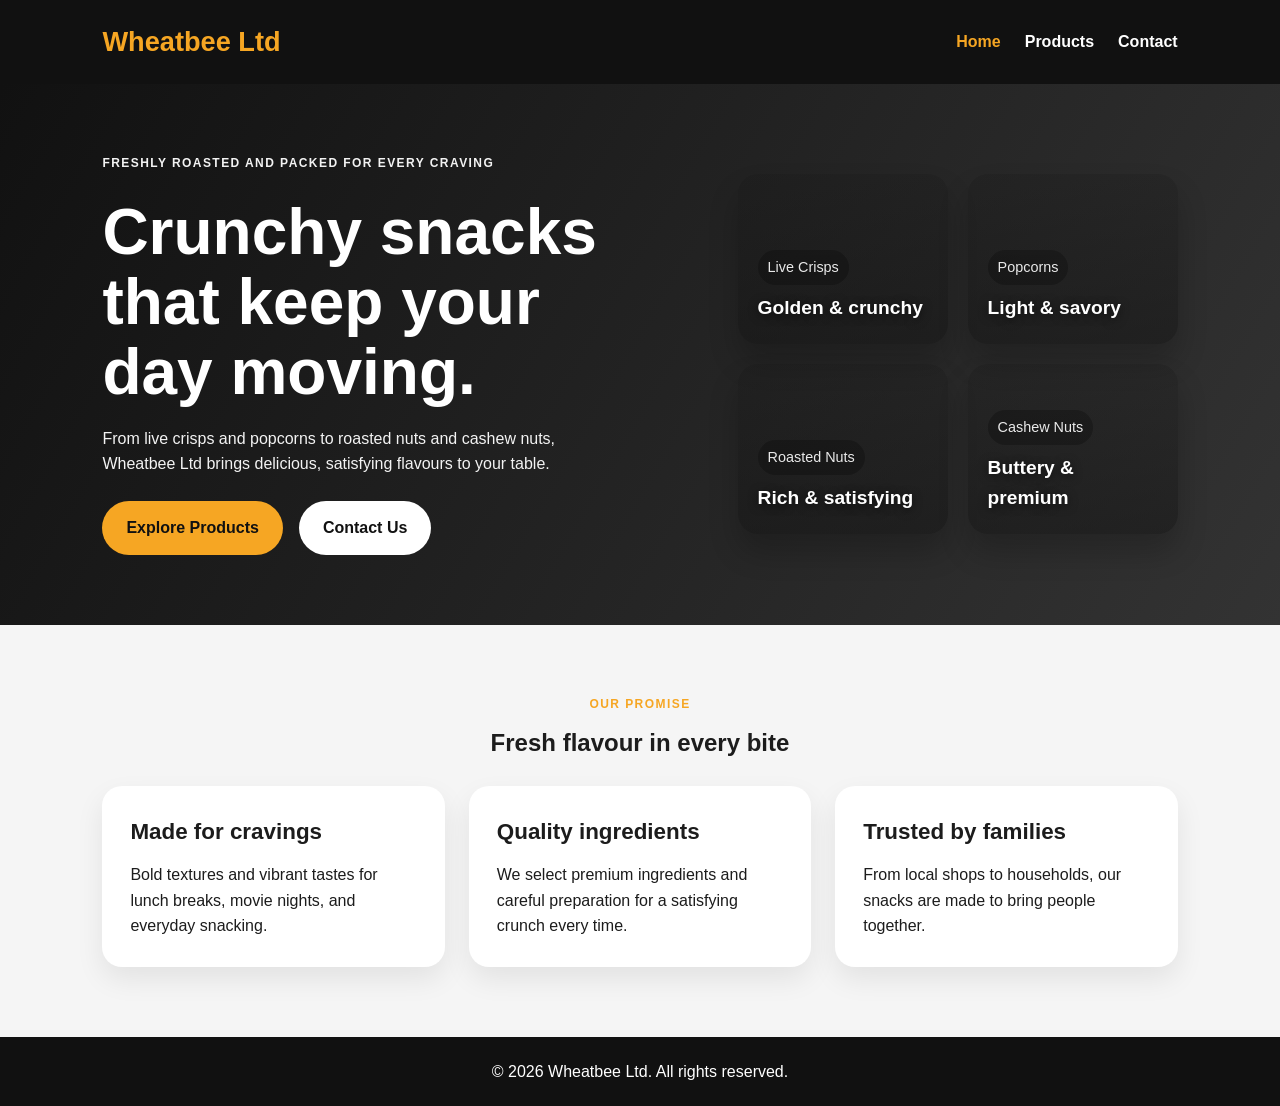
<file: index.html>
<!DOCTYPE html>
<html lang="en">
<head>
    <meta charset="UTF-8">
    <meta name="viewport" content="width=device-width, initial-scale=1.0">
    <title>Wheatbee Ltd | Home</title>
    <link rel="stylesheet" href="style.css">
</head>
<body>
    <header class="topbar">
        <div class="brand">Wheatbee Ltd</div>
        <nav class="main-nav">
            <a href="index.html" class="active">Home</a>
            <a href="products.html">Products</a>
            <a href="contact.html">Contact</a>
        </nav>
    </header>

    <main>
        <section class="hero home-hero">
            <div class="hero-copy">
                <p class="eyebrow">Freshly roasted and packed for every craving</p>
                <h1>Crunchy snacks that keep your day moving.</h1>
                <p>From live crisps and popcorns to roasted nuts and cashew nuts, Wheatbee Ltd brings delicious, satisfying flavours to your table.</p>
                <div class="hero-actions">
                    <a href="products.html" class="btn">Explore Products</a>
                    <a href="contact.html" class="btn btn-light">Contact Us</a>
                </div>
            </div>

            <div class="hero-gallery">
                <div class="gallery-card card-one">
                    <span>Live Crisps</span>
                    <strong>Golden & crunchy</strong>
                </div>
                <div class="gallery-card card-two">
                    <span>Popcorns</span>
                    <strong>Light & savory</strong>
                </div>
                <div class="gallery-card card-three">
                    <span>Roasted Nuts</span>
                    <strong>Rich & satisfying</strong>
                </div>
                <div class="gallery-card card-four">
                    <span>Cashew Nuts</span>
                    <strong>Buttery & premium</strong>
                </div>
            </div>
        </section>

        <section class="feature-section">
            <div class="section-heading">
                <p class="eyebrow">Our promise</p>
                <h2>Fresh flavour in every bite</h2>
            </div>

            <div class="feature-grid">
                <article class="feature-card">
                    <h3>Made for cravings</h3>
                    <p>Bold textures and vibrant tastes for lunch breaks, movie nights, and everyday snacking.</p>
                </article>
                <article class="feature-card">
                    <h3>Quality ingredients</h3>
                    <p>We select premium ingredients and careful preparation for a satisfying crunch every time.</p>
                </article>
                <article class="feature-card">
                    <h3>Trusted by families</h3>
                    <p>From local shops to households, our snacks are made to bring people together.</p>
                </article>
            </div>
        </section>
    </main>

    <footer>
        <p>&copy; 2026 Wheatbee Ltd. All rights reserved.</p>
    </footer>
</body>
</html>
</file>
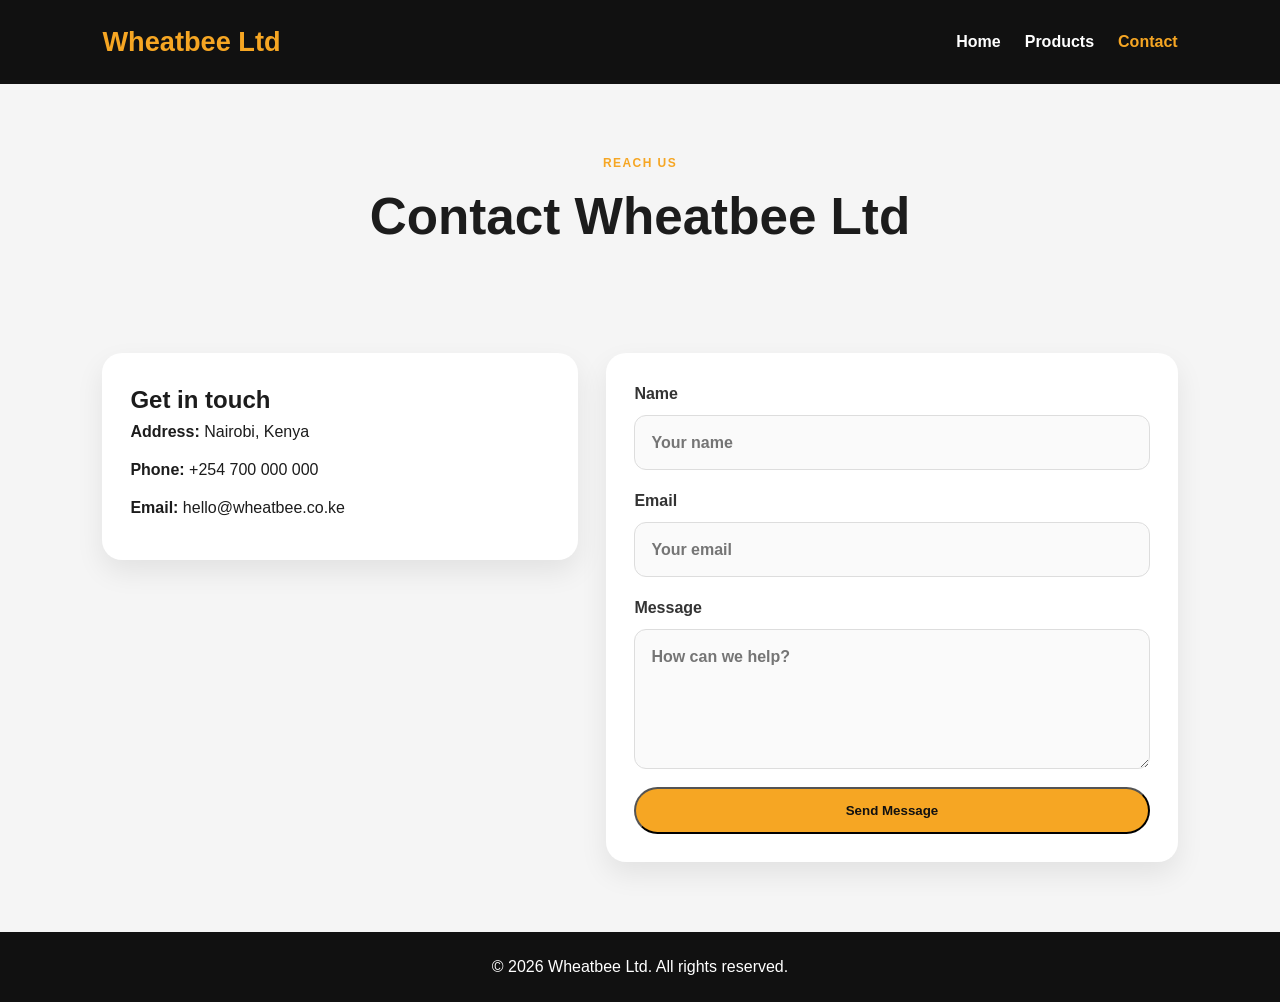
<file: contact.html>
<!DOCTYPE html>
<html lang="en">
<head>
    <meta charset="UTF-8">
    <meta name="viewport" content="width=device-width, initial-scale=1.0">
    <title>Wheatbee Ltd | Contact</title>
    <link rel="stylesheet" href="style.css">
</head>
<body>
    <header class="topbar">
        <div class="brand">Wheatbee Ltd</div>
        <nav class="main-nav">
            <a href="index.html">Home</a>
            <a href="products.html">Products</a>
            <a href="contact.html" class="active">Contact</a>
        </nav>
    </header>

    <main>
        <section class="page-intro">
            <p class="eyebrow">Reach us</p>
            <h1>Contact Wheatbee Ltd</h1>
        </section>

        <section class="contact-page">
            <div class="contact-card">
                <h2>Get in touch</h2>
                <p><strong>Address:</strong> Nairobi, Kenya</p>
                <p><strong>Phone:</strong> +254 700 000 000</p>
                <p><strong>Email:</strong> hello@wheatbee.co.ke</p>
            </div>

            <form class="contact-form">
                <label>
                    Name
                    <input type="text" placeholder="Your name">
                </label>
                <label>
                    Email
                    <input type="email" placeholder="Your email">
                </label>
                <label>
                    Message
                    <textarea placeholder="How can we help?"></textarea>
                </label>
                <button type="submit" class="btn">Send Message</button>
            </form>
        </section>
    </main>

    <footer>
        <p>&copy; 2026 Wheatbee Ltd. All rights reserved.</p>
    </footer>
</body>
</html>
</file>
<file: style.css>
* {
    margin: 0;
    padding: 0;
    box-sizing: border-box;
}

html {
    scroll-behavior: smooth;
}

body {
    font-family: Arial, sans-serif;
    background: #f5f5f5;
    color: #1c1c1c;
    line-height: 1.6;
}

a {
    text-decoration: none;
    color: inherit;
}

img {
    width: 100%;
    display: block;
}

header.topbar {
    background: #111;
    color: white;
    display: flex;
    justify-content: space-between;
    align-items: center;
    padding: 20px 8%;
    position: sticky;
    top: 0;
    z-index: 10;
}

.brand {
    font-size: 1.7rem;
    font-weight: 700;
    color: #f6a623;
}

.main-nav {
    display: flex;
    align-items: center;
    gap: 24px;
    font-weight: 600;
}

.main-nav a {
    color: #fff;
    transition: color 0.2s ease;
}

.main-nav a:hover,
.main-nav a.active {
    color: #f6a623;
}

.hero,
.page-intro,
.feature-section,
.products-page,
.contact-page {
    padding: 70px 8%;
}

.hero {
    min-height: 500px;
    background: linear-gradient(120deg, #111, #333);
    color: #fff;
    display: flex;
    align-items: center;
    justify-content: space-between;
    gap: 30px;
}

.hero-copy {
    max-width: 520px;
}

.eyebrow {
    text-transform: uppercase;
    letter-spacing: 0.12em;
    font-size: 0.75rem;
    color: #f6a623;
    font-weight: 700;
    margin-bottom: 16px;
}

.hero h1,
.page-intro h1,
.section-heading h2 {
    margin-bottom: 18px;
    line-height: 1.1;
}

.hero h1 {
    font-size: clamp(2.5rem, 5vw, 4rem);
}

.hero-copy p {
    margin-bottom: 24px;
    color: #f3f3f3;
}

.hero-actions {
    display: flex;
    gap: 16px;
    flex-wrap: wrap;
}

.btn {
    display: inline-block;
    background: #f6a623;
    color: #111;
    font-weight: 700;
    padding: 14px 24px;
    border-radius: 999px;
    transition: transform 0.2s ease, opacity 0.2s ease;
}

.btn:hover {
    transform: translateY(-2px);
}

.btn-light {
    background: #fff;
    color: #111;
}

.hero-gallery {
    display: grid;
    grid-template-columns: repeat(2, minmax(180px, 1fr));
    gap: 20px;
    width: min(100%, 440px);
}

.gallery-card {
    min-height: 170px;
    border-radius: 20px;
    padding: 20px;
    display: flex;
    flex-direction: column;
    justify-content: flex-end;
    color: #fff;
    box-shadow: 0 18px 30px rgba(0,0,0,0.2);
    background-size: cover;
    background-position: center;
    background-repeat: no-repeat;
}

.gallery-card span {
    font-size: 0.9rem;
    opacity: 0.9;
    background: rgba(0, 0, 0, 0.25);
    padding: 6px 10px;
    border-radius: 999px;
    width: fit-content;
}

.gallery-card strong {
    font-size: 1.2rem;
    margin-top: 8px;
    text-shadow: 0 2px 10px rgba(0, 0, 0, 0.6);
}

.card-one {
    background-image: linear-gradient(rgba(17,17,17,0.2), rgba(17,17,17,0.45)), url('https://images.unsplash.com/photo-1519864600265-abb23847ef2c?auto=format&fit=crop&w=900&q=80');
}
.card-two {
    background-image: linear-gradient(rgba(17,17,17,0.2), rgba(17,17,17,0.45)), url('https://images.unsplash.com/photo-1504674900247-0877df9cc836?auto=format&fit=crop&w=900&q=80');
}
.card-three {
    background-image: linear-gradient(rgba(17,17,17,0.2), rgba(17,17,17,0.45)), url('https://upload.wikimedia.org/wikipedia/commons/8/8b/Cheese_Popcorn_Closeup_%2810590157123%29.jpg');
}
.card-four {
    background-image: linear-gradient(rgba(17,17,17,0.2), rgba(17,17,17,0.45)), url('https://upload.wikimedia.org/wikipedia/commons/7/7e/Cashew_nuts_in_North_nullivilai.jpg');
}

.section-heading {
    text-align: center;
    margin-bottom: 30px;
}

.feature-grid {
    display: grid;
    grid-template-columns: repeat(3, minmax(220px, 1fr));
    gap: 24px;
}

.feature-card,
.product-card,
.contact-card,
.contact-form {
    background: #fff;
    border-radius: 20px;
    padding: 28px;
    box-shadow: 0 12px 28px rgba(0,0,0,0.08);
}

.feature-card h3 {
    margin-bottom: 12px;
    font-size: 1.4rem;
}

.page-intro {
    text-align: center;
    padding-bottom: 20px;
}

.page-intro h1 {
    font-size: clamp(2.2rem, 4vw, 3.4rem);
}

.products-page {
    display: grid;
    grid-template-columns: repeat(2, minmax(280px, 1fr));
    gap: 28px;
}

.product-card {
    overflow: hidden;
}

.product-card.large {
    grid-column: span 2;
}

.product-card.small {
    min-height: 100%;
}

.product-visual {
    overflow: hidden;
    height: 260px;
}

.product-visual img {
    height: 100%;
    object-fit: cover;
    transition: transform 0.35s ease;
}

.product-card:hover .product-visual img {
    transform: scale(1.04);
}

.product-copy {
    padding: 22px 20px 24px;
}

.product-copy h2,
.product-copy h3 {
    margin-bottom: 10px;
}

.contact-page {
    display: grid;
    grid-template-columns: 1fr 1.2fr;
    gap: 28px;
    align-items: start;
}

.contact-card p {
    margin-bottom: 12px;
}

.contact-form {
    display: flex;
    flex-direction: column;
    gap: 18px;
}

.contact-form label {
    display: flex;
    flex-direction: column;
    gap: 8px;
    font-weight: 600;
    color: #333;
}

.contact-form input,
.contact-form textarea {
    width: 100%;
    border: 1px solid #ddd;
    border-radius: 12px;
    padding: 14px 16px;
    font: inherit;
    background: #fafafa;
}

.contact-form textarea {
    min-height: 140px;
    resize: vertical;
}

footer {
    background: #111;
    color: #fff;
    text-align: center;
    padding: 22px 20px;
}

@media (max-width: 760px) {
    .hero,
    .contact-page,
    .products-page,
    .feature-grid {
        grid-template-columns: 1fr;
        display: grid;
    }

    .hero {
        display: flex;
        flex-direction: column;
        text-align: center;
    }

    .hero-actions {
        justify-content: center;
    }

    .main-nav {
        gap: 12px;
        font-size: 0.9rem;
    }

    .brand {
        font-size: 1.3rem;
    }
}

@media (max-width: 560px) {
    header.topbar {
        flex-direction: column;
        gap: 16px;
    }

    .hero,
    .page-intro,
    .feature-section,
    .products-page,
    .contact-page {
        padding-left: 20px;
        padding-right: 20px;
    }
}
</file>
